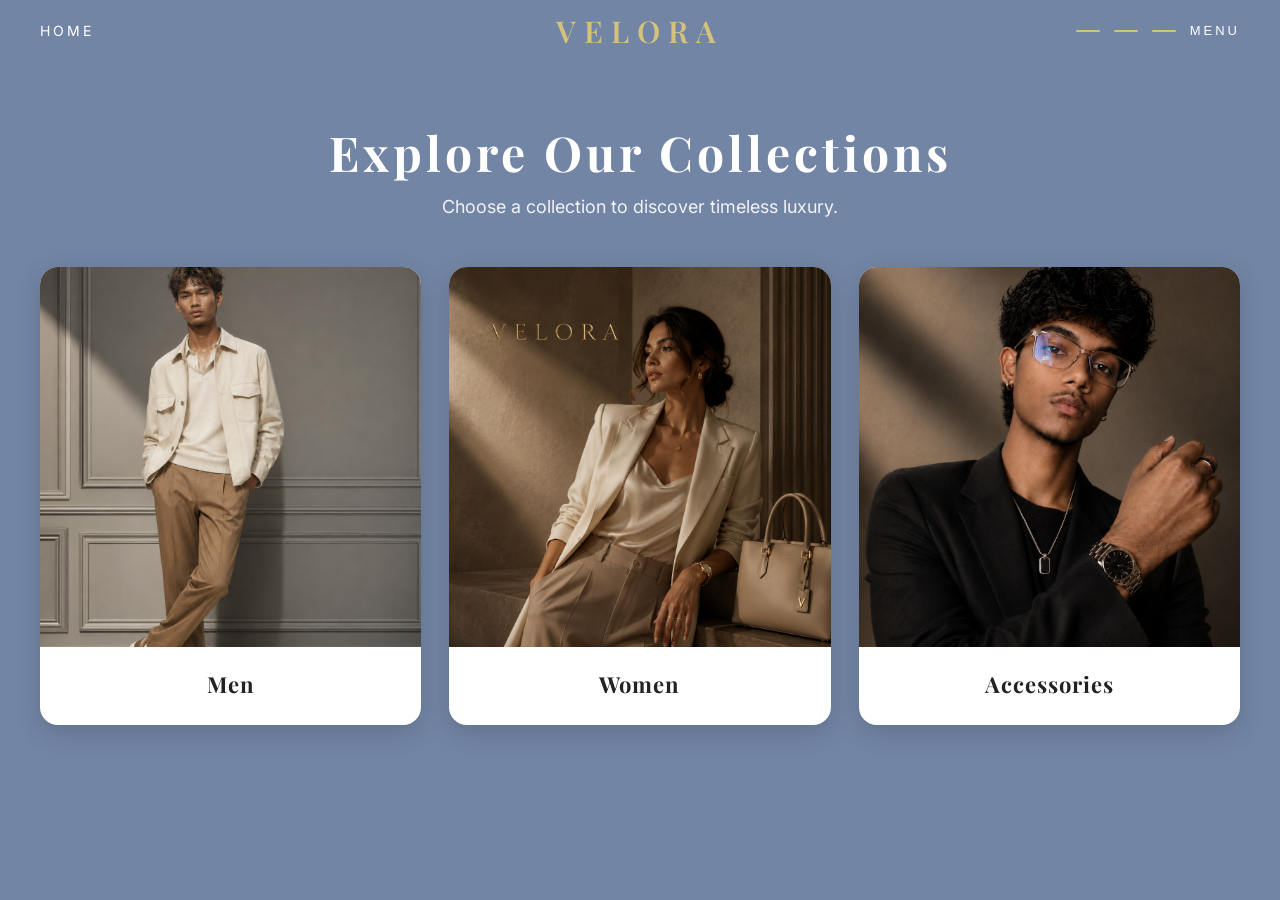
<file: explore.html>
<!DOCTYPE html>
<html lang="en">

<head>
    <meta charset="UTF-8">
    <meta name="viewport" content="width=device-width, initial-scale=1.0">

    <title>VELORA</title>

    <link rel="preconnect" href="https://fonts.googleapis.com">
    <link rel="preconnect" href="https://fonts.gstatic.com" crossorigin>
    <link href="https://fonts.googleapis.com/css2?family=Inter:wght@300;400;500;600&family=Playfair+Display:wght@500;600;700&display=swap" rel="stylesheet">

    <link rel="stylesheet" href="style.css">
</head>

<body>

    <!-- Navbar -->
    <nav id="navbar">

        <a href="index.html" class="home-link">HOME</a>

        <div class="logo">
            VELORA
        </div>

        <button id="menuBtn" class="menu-btn" aria-label="Open menu">

            <span></span>
            <span></span>
            <span></span>

            <span class="menu-text">MENU</span>

        </button>

    </nav>


    <!-- Explore Section -->
    <section class="explore-page">

        <div class="explore-header">
            <h1>Explore Our Collections</h1>
            <p>Choose a collection to discover timeless luxury.</p>
        </div>

        <div class="explore-cards">

            <!-- Men Card -->
            <a href="men.html" class="explore-card">
                <img src="cards/man.png" alt="Men Collection">
                <h3>Men</h3>
            </a>

            <!-- Women Card -->
            <a href="women.html" class="explore-card">
                <img src="cards/girl.png" alt="Women Collection">
                <h3>Women</h3>
            </a>

            <!-- Accessories Card -->
            <a href="accessories.html" class="explore-card">
                <img src="cards/accesso.png" alt="Accessories Collection">
                <h3>Accessories</h3>
            </a>

        </div>

    </section>

    <script src="script.js"></script>

</body>
</html>
</file>
<file: style.css>
*{
    margin:0;
    padding:0;
    box-sizing:border-box;
}

html, body {
  min-height: 100%;
  overflow-x: hidden;
  overflow-y: auto;
}

img{
    max-width:100%;
    display:block;
}

*,
*::before,
*::after {
    box-sizing: border-box;
}

html, body {
    margin: 0;
    padding: 0;
    min-height: 100%;
    overflow-x: hidden;
}

body {
    font-family: Arial, Helvetica, sans-serif;
}

body{
    background:black;
    color:white;
}

/* ================= NAVBAR ================= */

#navbar{
    position:absolute;
    top:0;
    left:0;
    width:100%;
    z-index:1000;

    display:flex;
    align-items:center;
    justify-content:space-between;

    padding:22px 40px;

    background:transparent;
    transition:all .35s ease;
}

#navbar.scrolled{
    background:rgba(255,255,255,0.12);
    backdrop-filter:blur(12px);
    -webkit-backdrop-filter:blur(12px);
    box-shadow:0 4px 18px rgba(0,0,0,.12);
}

#navbar.scrolled{
    background:rgba(255,255,255,0.14);
    backdrop-filter:blur(12px);
    -webkit-backdrop-filter:blur(12px);
    box-shadow:0 4px 18px rgba(0,0,0,.12);
}

#navbar.scrolled{

    background:rgba(0,0,0,.35);

    backdrop-filter:blur(15px);

}

.logo{

    position:absolute;

    left:50%;

    transform:translateX(-50%);

    color:#d4c17c;

    font-size:30px;

    letter-spacing:8px;

    font-weight:600;

}

.home-link{

    text-decoration:none;

    color:white;

    letter-spacing:3px;

    font-size:14px;

    transition:.3s;

}

.home-link:hover{

    color:#d4c17c;

}

/* ===== MENU BUTTON ===== */

.menu-btn{

    display:flex;

    align-items:center;

    gap:14px;

    background:none;

    border:none;

    cursor:pointer;

    color:white;

    letter-spacing:3px;

    font-size:13px;

    text-transform:uppercase;

}

.menu-btn span{

    display:block;

}

.menu-btn span:not(.menu-text){

    width:24px;

    height:2px;

    background:#d4c17c;

    transition:.45s cubic-bezier(.22,1,.36,1);

    border-radius:10px;

}

.menu-text{

    color:white;

    transition:.3s;

}

.menu-btn:hover .menu-text{

    color:#d4c17c;

}

.menu-btn.active span:nth-child(1){

    transform:translateY(8px) rotate(45deg);

}

.menu-btn.active span:nth-child(2){

    opacity:0;

}

.menu-btn.active span:nth-child(3){

    transform:translateY(-8px) rotate(-45deg);

}

.collection{
    padding:100px 10%;
    background:#111;
    text-align:center;
}

.collection h2{
    font-size:42px;
    margin-bottom:60px;
    letter-spacing:2px;
}

.cards{
    display:grid;
    grid-template-columns:repeat(3, minmax(280px, 1fr));
    gap:30px;
    max-width:1100px;
    margin:0 auto;
}

.card{
    width:100%;
    background:#111;
    border-radius:15px;
    overflow:hidden;
    transition:.4s;
    box-shadow:0 10px 30px rgba(0,0,0,.5);
}

.card:hover{
    transform:translateY(-12px);
}

.card img{
    width:100%;
    height:420px;
    object-fit:cover;
}

.card h3{
    margin:20px 0 10px;
}

.card p{
    color:#bbb;
    padding:0 20px 30px;
}
.collection{
    padding:100px 10%;
    text-align:center;
}

.collection h2{
    font-size:45px;
    margin-bottom:15px;
}

.subtitle{
    color:#bdbdbd;
    margin-bottom:60px;
}

.card:hover{
    transform:translateY(-12px);
}

.card img{
    width:100%;
    height:420px;
    object-fit:cover;
}

.card h3{
    margin:20px 0 10px;
    font-size:24px;
}

.card p{
    color:gold;
    margin-bottom:20px;
    font-size:20px;
}

.card button{
    margin-bottom:25px;
}
.fade-up{
    opacity:0;
    transform:translateY(60px);
    transition:all 1s ease;
}

.fade-up.show{
    opacity:1;
    transform:translateY(0);
}

/* ================= HERO SLIDER ================= */

/* HERO */

.hero{
    position:relative;
    width:100%;
    height:100vh;
    overflow:hidden;
}

/* SLIDER */

.slider{
    position:relative;
    width:100%;
    height:100%;
}

/* SLIDES */

.slide{
    position:absolute;
    top:0;
    left:0;
    width:100%;
    height:100%;
    opacity:0;
    transition:opacity .8s ease;
}

.slide.active{
    opacity:1;
    z-index:1;
}

.slide img{
    width:100%;
    height:100%;
    object-fit:cover;
    display:block;
}

.hero-overlay{
    position:absolute;
    top:50%;
    left:10%;
    transform:translateY(-50%);
    color:white;
    z-index:5;
    max-width:500px;
}

.hero-overlay h1{
    font-size:70px;
    line-height:1.1;
    margin-bottom:20px;
}

.hero-overlay p{
    font-size:20px;
    margin-bottom:30px;
}

.btn{
    display:inline-block;
    background:#d4c17c;
    color:#111;
    padding:16px 34px;
    text-decoration:none;
    font-weight:bold;
    border-radius:5px;
    transition:.3s;
}

.btn:hover{
    background:white;
}

/* Dark overlay */

.slider::after{
    content:"";
    position:absolute;
    inset:0;
    background:rgba(0,0,0,.35);
}

/* Text above overlay */

.hero-overlay,
.prev,
.next,
.dots{
    z-index:10;
}

/* Arrows */

.prev,
.next{
    position:absolute;
    top:50%;
    transform:translateY(-50%);
    width:55px;
    height:55px;
    border:none;
    border-radius:50%;
    background:rgba(255,255,255,.25);
    color:white;
    font-size:28px;
    cursor:pointer;
    transition:.3s;
}

.prev:hover,
.next:hover{
    background:white;
    color:black;
}

.prev{
    left:25px;
}

.next{
    right:25px;
}

/* Dots */

.dots{
    position:absolute;
    bottom:30px;
    width:100%;
    display:flex;
    justify-content:center;
    gap:12px;
}

.dot{
    width:14px;
    height:14px;
    border-radius:50%;
    background:#bbb;
    cursor:pointer;
    transition:.3s;
}

.dot.active{
    background:#d4c17c;
    transform:scale(1.2);
}


/* ================= LUXURY MENU ================= */

.fullscreen-menu{

    position:fixed;

    inset:0;

    background:rgba(0,0,0,.45);

    backdrop-filter:blur(6px);

    opacity:0;

    visibility:hidden;

    transition:.5s;

    z-index:9999;

}

.fullscreen-menu.active{

    opacity:1;

    visibility:visible;

}

.menu-panel{

    position:absolute;

    top:0;

    right:-450px;

    width:420px;

    max-width:90%;

    height:100vh;

    background:#111;

    transition:.6s cubic-bezier(.22,1,.36,1);

    border-radius:30px 0 0 30px;

    display:flex;

    justify-content:center;

    align-items:center;

    box-shadow:-15px 0 50px rgba(0,0,0,.5);

}

.fullscreen-menu.active .menu-panel{

    right:0;

}

.menu-content{

    text-align:center;

}

.menu-logo{

    font-size:65px;

    color:#d4c17c;

    margin-bottom:60px;

    letter-spacing:10px;

}

.menu-main,
.menu-info{

    list-style:none;

    padding:0;

    margin:0;

}

.menu-main li{

    margin:28px 0;

}

.menu-info{

    margin-top:35px;

}

.menu-info li{

    margin:12px 0;

}

.menu-content a{
    position:relative;
    color:white;
    text-decoration:none;
    font-size:32px;
    letter-spacing:5px;
    transition:.35s;
}

.menu-content a:hover{

    color:#d4c17c;

    padding-left:15px;

}

.close-btn{

    position:absolute;

    top:30px;

    right:30px;

    border:none;

    background:none;

    color:white;

    font-size:34px;

    cursor:pointer;

}

.menu-divider{
    margin:40px 0 35px;
    text-align:center;
    font-size:14px;
    color:#d4c17c;
    letter-spacing:8px;
}

.menu-info{
    list-style:none;
    padding:0;
    margin:0;
}

.menu-info li{
    margin:14px 0;
}

.menu-info a{
    color:#8f8f8f;
    font-size:18px;
    letter-spacing:3px;
    text-decoration:none;
    transition:.3s;
}

.menu-info a:hover{
    color:#d4c17c;
}

/* COLLECTION PAGES */


.collection-banner{

height:70vh;

display:flex;

align-items:center;

justify-content:center;

text-align:center;

color:white;

background-size:cover;

background-position:center;

}



.collection-banner h1{

font-size:70px;

letter-spacing:15px;

}

.collection-banner p{

font-size:22px;

margin-top:20px;

}

.men-banner{

background-image:
linear-gradient(
rgba(0,0,0,.45),
rgba(0,0,0,.45)
),
url("images/men-banner.jpg");

}

.women-banner{

background-image:
linear-gradient(
rgba(0,0,0,.45),
rgba(0,0,0,.45)
),
url("images/women-banner.jpg");

}

.accessories-banner{
    background-image:
    linear-gradient(
        rgba(0,0,0,.45),
        rgba(0,0,0,.45)
    ),
    url("images/accessories.jpg");

    background-size:cover;
    background-position:center;
}

.products{

background:#7285A5;

padding:60px;

display:grid;

grid-template-columns:repeat(4,1fr);

gap:30px;

}

.product-card{
background:white;
border-radius:15px;
overflow:hidden;
text-align:center;
transition:.3s;

}

.product-card:hover{

transform:translateY(-10px);

}

.product-card img{

width:100%;

height:350px;

object-fit:cover;

}

.product-card h3{

padding:20px;

color:#222;

font-size:18px;

}

/* =========================

/* ===== Collection product grid ===== */

.products{
    background:#7285A5;
    padding:40px 60px;

    display:flex;
    justify-content:center;
    gap:24px;
    flex-wrap:nowrap;
}

.product-card{
    background:#fff;
    width:250px;
    border-radius:14px;
    overflow:hidden;
    text-align:center;
    box-shadow:0 4px 14px rgba(0,0,0,0.12);
    transition:transform 0.3s ease;
    flex:0 0 250px;
}

.product-card:hover{
    transform:translateY(-6px);
}

.product-card img{
    width:100%;
    height:300px;
    object-fit:cover;
    display:block;
}

.product-card h3{
    color:#222;
    font-size:18px;
    font-weight:600;
    padding:16px 10px 20px;
    margin:0;
}

@media (max-width:1024px){
    .products{
        flex-wrap:wrap;
    }
}

@media (max-width:640px){
    .products{
        padding:24px;
        gap:18px;
    }

    .product-card{
        width:100%;
        max-width:320px;
        flex:0 0 auto;
    }

    .product-card img{
        height:260px;
    }
}

/* ===== Collection product grid ===== */

.products{
    background:#7285A5; /* Wedgewood Gray */
    padding:40px 60px;

    display:flex;
    justify-content:center;
    gap:24px;
    flex-wrap:nowrap; /* keep 4 cards in one row */
}

.product-card{
    background:#fff;
    width:250px;
    border-radius:14px;
    overflow:hidden;
    text-align:center;
    box-shadow:0 4px 14px rgba(0,0,0,0.12);
    transition:transform 0.3s ease;
    flex:0 0 250px;
}

.product-card:hover{
    transform:translateY(-6px);
}

.product-card img{
    width:100%;
    height:300px;
    object-fit:cover;
    display:block;
}

.product-card h3{
    color:#222;
    font-size:18px;
    font-weight:600;
    padding:16px 10px 20px;
    margin:0;
}

/* Tablet */
@media (max-width:1024px){
    .products{
        flex-wrap:wrap;
    }
}

/* Mobile */
@media (max-width:640px){
    .products{
        padding:24px;
        gap:18px;
    }

    .product-card{
        width:100%;
        max-width:320px;
        flex:0 0 auto;
    }

    .product-card img{
        height:260px;
    }
}

/* =========================
   GLOBAL MOBILE FIX
========================= */

@media (max-width: 768px){

    /* Navbar */
    #navbar{
        padding:14px 18px;
    }

    .logo{
        font-size:28px;
        letter-spacing:4px;
    }

    .home-link{
        font-size:14px;
    }

    .menu-text{
        display:none; /* keep only hamburger icon on mobile */
    }

    /* Hero section */
    .hero{
    min-height:100vh;   /* use min-height instead of fixed height */
    width:100%;
    position:relative;
    overflow:visible;   /* allow normal page scrolling */
}

    .hero-overlay{
        padding:0 20px;
        text-align:center;
    }

    .hero-overlay h1{
        font-size:34px;
        line-height:1.15;
    }

    .hero-overlay p{
        font-size:16px;
        line-height:1.6;
        margin-top:14px;
    }

    .btn{
        display:inline-block;
        padding:12px 24px;
        font-size:14px;
        margin-top:20px;
    }

    /* Featured collection on home page */
    .cards{
        display:grid;
        grid-template-columns:1fr;
        gap:22px;
        padding:0 18px;
    }

    .card{
        width:100%;
        max-width:340px;
        margin:0 auto;
    }

    /* Collection banners */
    .collection-banner{
        height:52vh;
        padding:0 18px;
    }

    .collection-banner h1{
        font-size:38px;
        letter-spacing:5px;
    }

    .collection-banner p{
        font-size:16px;
    }

    /* Product pages */
    .product-card img{
    height:auto !important;
    aspect-ratio:4 / 5;   /* keeps a nice fashion-card shape */
    object-fit:cover;
}

    .product-card{
        width:100% !important;
        max-width:340px;
        margin:0 auto;
    }

    .product-card img{
        height:auto !important;
        aspect-ratio:4 / 5;
        object-fit:cover;
    }
}

html{
    scroll-behavior:smooth;
}

body{
    overflow-x:hidden;
    overflow-y:auto;
    -webkit-overflow-scrolling:touch; /* smoother Android scrolling */
}

html, body{
    overflow-x:hidden;
    overflow-y:auto;
    -webkit-overflow-scrolling:touch;
}

@media (max-width: 768px){

    #navbar{
        display:flex;
        align-items:center;
        justify-content:space-between;
        gap:10px;
    }

    .home-link{
        font-size:12px;
        flex-shrink:0;
    }

    .logo{
        font-size:22px;
        letter-spacing:2px;
        flex:1;
        text-align:center;
    }

    .menu-btn{
        flex-shrink:0;
    }
}

.home-page {
  min-height: 100dvh; /* dynamic viewport height */
}

.home-page {
  min-height: 100vh;
  min-height: 100dvh;
}

/* =========================
   EXPLORE PAGE
========================= */

.explore-page{
    min-height:100vh;
    background:#7285A5; /* Wedgewood Gray */
    padding:120px 20px 60px;
}

.explore-header{
    text-align:center;
    color:white;
    margin-bottom:50px;
}

.explore-header h1{
    font-size:48px;
    letter-spacing:4px;
    margin-bottom:12px;
}

.explore-header p{
    font-size:18px;
    opacity:0.9;
}

.explore-cards{
    max-width:1200px;
    margin:0 auto;

    display:grid;
    grid-template-columns:repeat(3, 1fr);
    gap:28px;
}

.explore-card{
    background:white;
    border-radius:18px;
    overflow:hidden;
    text-decoration:none;
    color:#222;
    box-shadow:0 8px 24px rgba(0,0,0,0.15);

    transition:transform 0.35s ease,
               box-shadow 0.35s ease;
}

.explore-card:hover{
    transform:translateY(-10px);
    box-shadow:0 16px 36px rgba(0,0,0,0.22);
}

.explore-card img{
    width:100%;
    height:380px;
    object-fit:cover;
    display:block;
}

.explore-card h3{
    text-align:center;
    padding:22px 10px 26px;
    font-size:22px;
    letter-spacing:1px;
}

/* Mobile */
@media (max-width: 600px){

    .explore-page{
        padding:100px 16px 40px;
    }

    .explore-header h1{
        font-size:34px;
        letter-spacing:2px;
    }

    .explore-header p{
        font-size:15px;
    }

    .explore-cards{
        grid-template-columns:1fr;
        gap:20px;
    }

    .explore-card{
        max-width:340px;
        margin:0 auto;
    }

    .explore-card img{
        height:320px;
    }
}

/* =========================
   ANDROID TABLET FIX
   Featured collection cards
========================= */

@media (min-width: 700px) and (max-width: 1024px){

    .cards{
        display:flex;
        flex-direction:column;
        align-items:center;
        gap:28px;
        padding:0 24px;
    }

    .card{
        width:100%;
        max-width:520px;
        margin:0 auto;
    }

    .card img{
        width:100%;
        height:auto;
        object-fit:cover;
    }
}

body{
    font-family:'Inter', sans-serif;
}

h1, h2, h3, .logo, .menu-logo{
    font-family:'Playfair Display', serif;
}

.collection h2{
    margin-bottom:40px;
    letter-spacing:2px;
}

.card img,
.product-card img,
.explore-card img{
    transition:transform 0.5s ease;
}

.card:hover img,
.product-card:hover img,
.explore-card:hover img{
    transform:scale(1.05);
}

:root{
    --gold:#C8A96B;
}

.menu-divider{
    color:var(--gold);
}

.btn{
    border:1px solid var(--gold);
}

.btn:hover{
    background:var(--gold);
    color:#111;
}

.footer{
    background:#111;
    color:#eee;
    text-align:center;
    padding:60px 20px;
}

.footer-logo{
    font-size:34px;
    letter-spacing:6px;
    margin-bottom:14px;
}

.footer p{
    color:#bbb;
    margin:8px 0;
}

.footer-links{
    margin:22px 0;
    display:flex;
    justify-content:center;
    gap:24px;
    flex-wrap:wrap;
}

.footer-links a{
    color:#eee;
    text-decoration:none;
}

.footer-links a:hover{
    color:#C8A96B;
}

.copyright{
    margin-top:24px;
    font-size:14px;
    color:#888;
}

.fade-up{
    opacity:0;
    transform:translateY(30px);
    transition:all 0.8s ease;
}

.fade-up.show{
    opacity:1;
    transform:translateY(0);
}

html, body{
    overflow-x: hidden;
    overflow-y: auto;
    scroll-behavior: smooth;
}

/* Prevent any nested scrollbars */
.hero,
.slider,
.slide{
    scrollbar-width: none;        /* Firefox */
}

.hero::-webkit-scrollbar,
.slider::-webkit-scrollbar,
.slide::-webkit-scrollbar{
    display: none;                /* Chrome, Edge */
}
</file>
